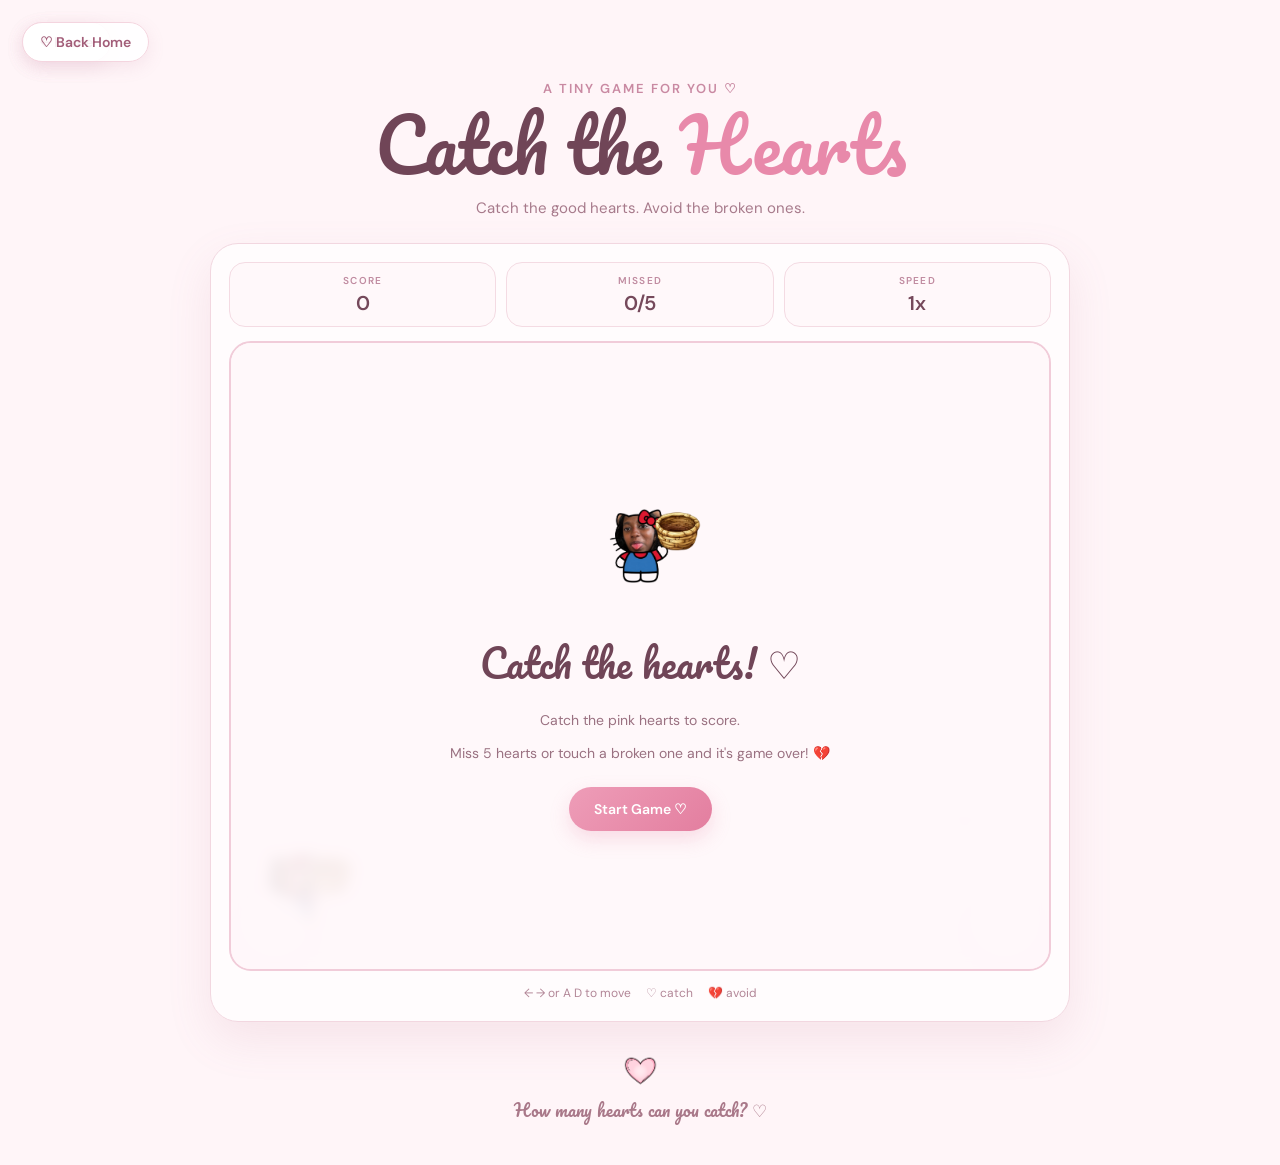
<file: pages/game.html>
<!DOCTYPE html>
<html lang="en">

<head>

    <meta charset="UTF-8">

    <meta
        name="viewport"
        content="width=device-width, initial-scale=1.0"
    >

    <title>Catch the Hearts ♡</title>

    <link
        rel="preconnect"
        href="https://fonts.googleapis.com"
    >

    <link
        rel="preconnect"
        href="https://fonts.googleapis.com"
        crossorigin
    >

    <link
        href="https://fonts.googleapis.com/css2?family=DM+Sans:wght@400;500;600&family=Pacifico&display=swap"
        rel="stylesheet"
    >

    <link
        rel="stylesheet"
        href="../css/game.css"
    >

</head>


<body class="game-page">


    <!-- TOP HOME BUTTON -->

    <a
        href="../index.html"
        class="game-home-button"
    >
        ← Home
    </a>


    <!-- HEADER -->

    <header class="game-header">

        <p class="game-eyebrow">
            a tiny game for you ♡
        </p>

        <h1>
            Catch the
            <span>Hearts</span>
        </h1>

        <p class="game-subtitle">
            Catch the good hearts. Avoid the broken ones.
        </p>

    </header>


    <!-- MAIN GAME -->

    <main class="game-wrapper">

        <section class="game-container">


            <!-- GAME STATS -->

            <div class="game-stats">

                <div class="stat">

                    <span class="stat-label">
                        SCORE
                    </span>

                    <span
                        class="stat-value"
                        id="score"
                    >
                        0
                    </span>

                </div>


                <div class="stat">

                    <span class="stat-label">
                        MISSED
                    </span>

                    <span
                        class="stat-value"
                        id="missed"
                    >
                        0/5
                    </span>

                </div>


                <div class="stat">

                    <span class="stat-label">
                        SPEED
                    </span>

                    <span
                        class="stat-value"
                        id="speed"
                    >
                        1x
                    </span>

                </div>

            </div>


            <!-- GAME FIELD -->

            <div
                class="game-field"
                id="gameField"
            >


                <!-- START SCREEN -->

                <div
                    class="game-screen start-screen"
                    id="startScreen"
                >

                    <img
                        src="../assets/game/NysaHelloKittyFusionPlayer.png"
                        class="start-player"
                        alt="Player"
                    >

                    <h2>
                        Catch the hearts! ♡
                    </h2>

                    <p>
                        Catch the pink hearts to score.
                    </p>

                    <p>
                        Miss 5 hearts or touch a broken one
                        and it's game over! 💔
                    </p>

                    <button
                        class="game-button"
                        id="startButton"
                        type="button"
                    >
                        Start Game ♡
                    </button>

                </div>


                <!-- GAME OVER SCREEN -->

                <div
                    class="game-screen game-over-screen hidden"
                    id="gameOverScreen"
                >

                    <div class="game-over-heart">
                        💔
                    </div>

                    <h2>
                        Game Over
                    </h2>

                    <p class="final-score-text">
                        You caught
                        <span id="finalScore">0</span>
                        hearts ♡
                    </p>

                    <p class="final-missed-text">
                        You missed
                        <span id="finalMissed">0</span>
                        hearts.
                    </p>

                    <p
                        class="game-message"
                        id="gameMessage"
                    >
                        Nice try ♡
                    </p>

                    <button
                        class="game-button"
                        id="restartButton"
                        type="button"
                    >
                        Try Again ♡
                    </button>

                </div>


                <!-- PLAYER -->

                <img
                    src="../assets/game/NysaHelloKittyFusionPlayer.png"
                    class="game-player"
                    id="player"
                    alt="Player"
                >


                <!-- MOBILE CONTROLS -->

                <div class="mobile-controls">

                    <button
                        class="control-button"
                        id="leftButton"
                        type="button"
                    >
                        ←
                    </button>

                    <button
                        class="control-button"
                        id="rightButton"
                        type="button"
                    >
                        →
                    </button>

                </div>


            </div>


            <!-- GAME INSTRUCTIONS -->

            <div class="game-instructions">

                <span>
                    ← → or A D to move
                </span>

                <span>
                    ♡ catch
                </span>

                <span>
                    💔 avoid
                </span>

            </div>


        </section>


        <!-- BOTTOM MESSAGE -->

        <section class="game-bottom">

            <img
                src="../assets/icons/PinkHeart2.png"
                alt=""
            >

            <p>
                How many hearts can you catch? ♡
            </p>

        </section>


        <!-- BOTTOM HOME BUTTON -->

        <a
            href="../index.html"
            class="game-home-button"
        >
            ♡ Back Home
        </a>


    </main>


    <!-- JAVASCRIPT -->

    <script src="../js/game.js"></script>


</body>

</html>
</file>
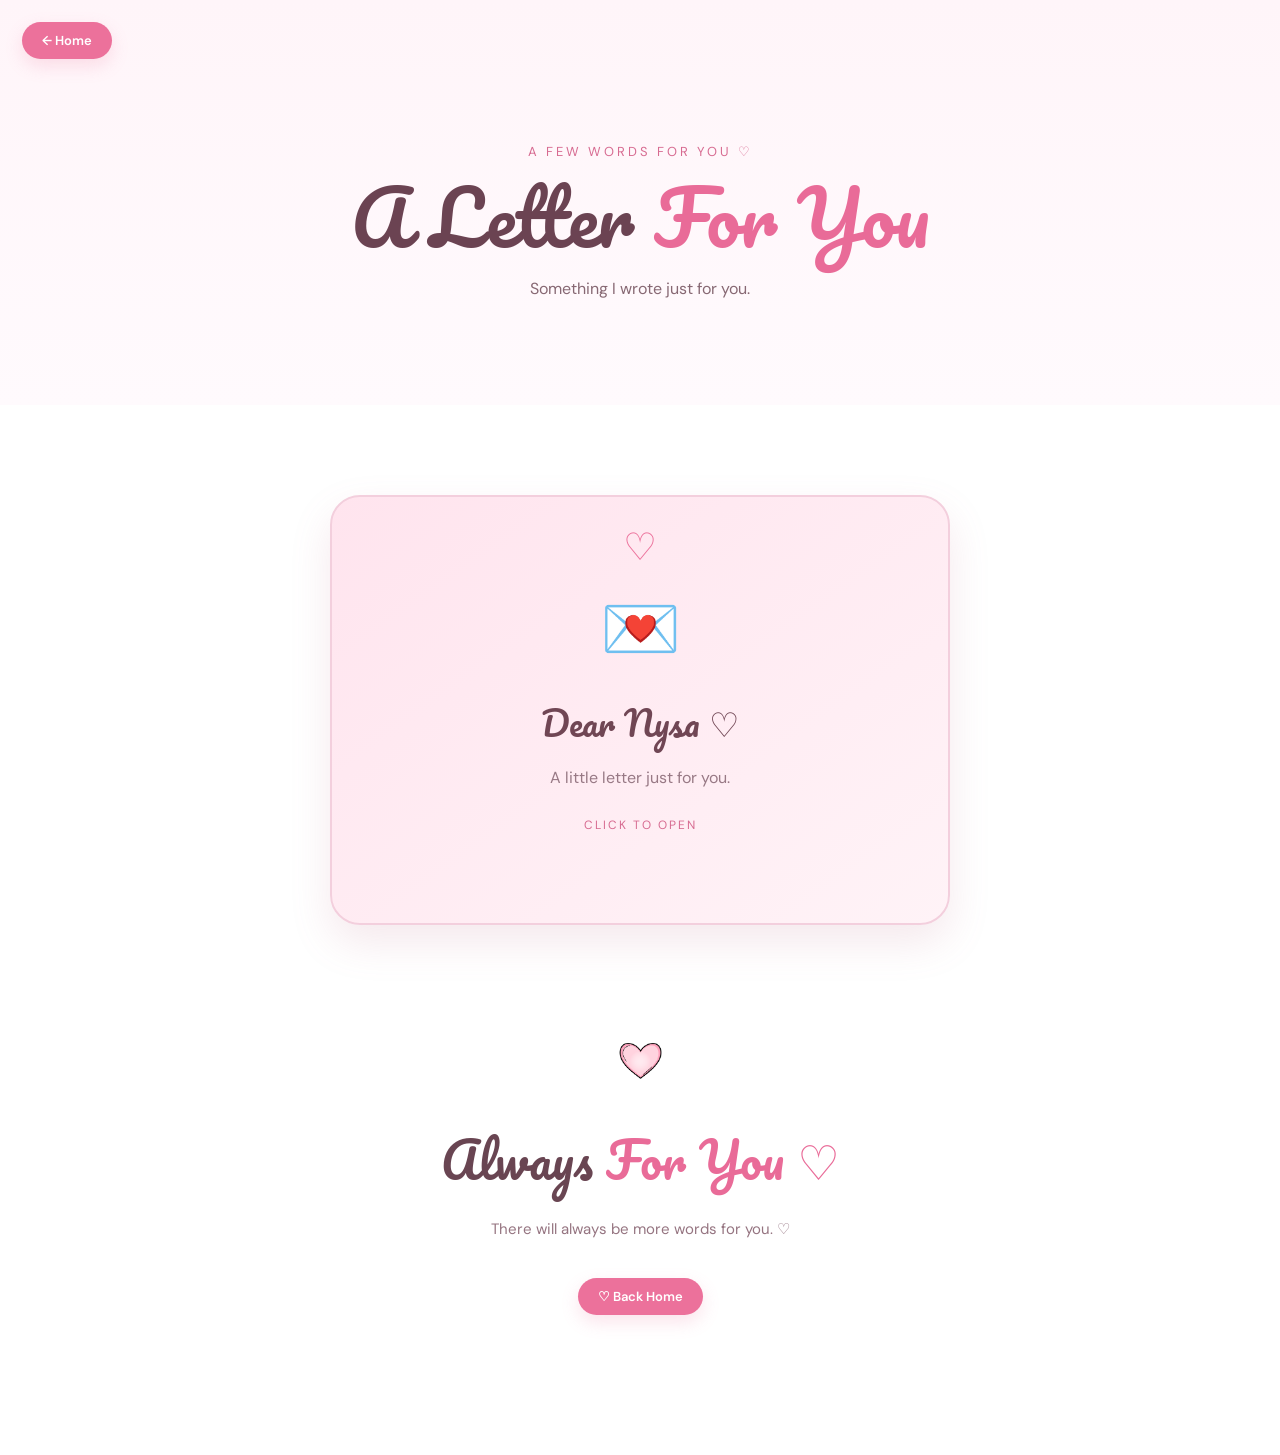
<file: pages/letters.html>
<!DOCTYPE html>
<html lang="en">

<head>

    <meta charset="UTF-8">

    <meta
        name="viewport"
        content="width=device-width, initial-scale=1.0"
    >

    <title>A Letter For You ♡</title>


    <!-- GOOGLE FONTS -->

    <link
        rel="preconnect"
        href="https://fonts.googleapis.com"
    >

    <link
        rel="preconnect"
        href="https://fonts.googleapis.com"
        crossorigin
    >

    <link
        href="https://fonts.googleapis.com/css2?family=DM+Sans:wght@400;500;600&family=Pacifico&display=swap"
        rel="stylesheet"
    >


    <!-- LETTER CSS -->

    <link
        rel="stylesheet"
        href="../css/letter.css"
    >

</head>


<body>


    <!-- TOP HOME BUTTON -->

    <nav class="letter-nav">

        <a
            href="../index.html"
            class="letter-home-button"
        >
            ← Home
        </a>

    </nav>


    <!-- HEADER -->

    <header class="letter-hero">

        <p class="eyebrow">
            a few words for you ♡
        </p>

        <h1>
            A Letter
            <span>For You</span>
        </h1>

        <p class="letter-subtitle">
            Something I wrote just for you.
        </p>

    </header>


    <!-- LETTER -->

    <main class="letters-section">

        <div class="letters-grid">


            <article class="letter-card">


                <!-- ENVELOPE -->

                <button
                    class="letter-envelope"
                    type="button"
                    onclick="openLetter(this)"
                >

                    <div class="envelope-body">

                        <span class="envelope-icon">
                            💌
                        </span>

                        <h2>
                            Dear Nysa ♡
                        </h2>

                        <p>
                            A little letter just for you.
                        </p>

                        <span class="open-text">
                            Click to open
                        </span>

                    </div>

                </button>


                <!-- LETTER CONTENT -->

                <div class="letter-content">

                    <div class="letter-paper">

                        <h2>
                            Dear Nysa,
                        </h2>


                        <p>
                                Over this past month I’ve grown so close to you. 
                            Closer than I have with anyone else in my entire life. 
                            I just wanted to make this little website to show how 
                            much I really love you and how much you mean to me. 
                            I know I don’t show it enough but you literally mean 
                            the whole world to me and these days at work all I ever 
                            think about is finishing and going home to talk to you. 
                            I miss you sosososo much and I really want this 
                            relationship to work, and I KNOW it will. I really 
                            wanted to give this to you when you were down in the 
                            depths after your Miss Teenage Canada thing but 
                            I wasn’t finished with the game, SORREYY. 

                        </p>


                        <p>
                                Before I met you I was actually lost in life because I felt 
                            like nothing was going my way at all. My grades dropped, 
                            my badminton was deterring and my ex just friend zoned me as 
                            well. But then you came along and like my entire life 
                            literally changed. I couldn't thank you enough for that
                            and you truly came to pull me out of probably my lowest in years. 
                        </p>
                        


                        <p>
                                I think one of my favorite things about you are the little things you do without realizing. You're always so kind and nice even to people who might not deserve it that much. You match my energy and check in on me from time to time. It really makes me feel seen and loved. The way you speak also made me fall even harder for you. The times when you sound like a little cute ball to the sugar rush baby is all perfect in my eyes. So thank you, for just being yourself always. 

                        </p>


                        <p>
                                I don’t just love you because you're my girlfriend. I genuinely admire you as a person, and I try every day to even be a fraction as good as you. There are just so many things that you do that makes me proud to be your boyfriend. 

                        </p>


                        <p>
                                I can’t promise I’ll always be perfect or say the right things at every moment. But what I can promise is that I’ll always be trying for you. I’ll keep learning how to love you the best I can because you're worth all the effort. But most of all. Thank you, thank you for choosing me. Thank you for spending your time with me, making me laugh, making me smile, and letting me be a part of your life. I hope you love this surprise and I hope we have many more memories to make in the future. 

                        </p>


                        <p class="letter-signature">
                            - Love RayRay
                        </p>


                        <button
                            class="close-letter-button"
                            type="button"
                            onclick="closeLetter(this)"
                        >
                            Close Letter ♡
                        </button>

                    </div>

                </div>


            </article>


        </div>


        <!-- BOTTOM MESSAGE -->

        <section class="letters-ending">

            <img
                src="../assets/icons/PinkHeart2.png"
                alt=""
            >

            <h2>
                Always
                <span>For You ♡</span>
            </h2>

            <p>
                There will always be more words for you. ♡
            </p>

        </section>


        <!-- BOTTOM HOME BUTTON -->

        <div
            style="
                display: flex;
                justify-content: center;
                margin-top: 35px;
                margin-bottom: 30px;
            "
        >

            <a
                href="../index.html"
                class="letter-home-button"
            >
                ♡ Back Home
            </a>

        </div>


    </main>


    <!-- LETTER JAVASCRIPT -->

    <script>

        function openLetter(button) {

            const card =
                button.closest(".letter-card");

            if (!card) {
                return;
            }

            card.classList.add("opened");

        }


        function closeLetter(button) {

            const card =
                button.closest(".letter-card");

            if (!card) {
                return;
            }

            card.classList.remove("opened");

        }

    </script>


</body>

</html>
</file>
<file: css/game.css>
/* =========================================
   GAME PAGE
========================================= */

* {
    box-sizing: border-box;
}

html,
body {
    margin: 0;
    padding: 0;
    width: 100%;
    min-height: 100%;
}

body {
    font-family: "DM Sans", sans-serif;
    background: #fff5f8;
    color: #5f4050;
}


/* =========================================
   HOME BUTTON
========================================= */

.game-home-button {
    position: fixed;
    top: 22px;
    left: 22px;
    z-index: 100;

    display: inline-flex;
    align-items: center;
    justify-content: center;

    padding: 10px 17px;

    background: rgba(255, 255, 255, 0.9);

    border: 1px solid #f4d5df;
    border-radius: 999px;

    color: #a25d78;
    text-decoration: none;

    font-size: 14px;
    font-weight: 600;

    box-shadow:
        0 5px 18px rgba(180, 110, 140, 0.12);

    transition:
        transform 0.2s ease,
        box-shadow 0.2s ease;
}

.game-home-button:hover {
    transform: translateY(-2px);

    box-shadow:
        0 8px 22px rgba(180, 110, 140, 0.18);
}


/* =========================================
   HEADER
========================================= */

.game-header {
    text-align: center;

    padding: 80px 20px 25px;
}

.game-eyebrow {
    margin: 0 0 8px;

    color: #c989a2;

    font-size: 13px;
    font-weight: 600;

    letter-spacing: 2px;
    text-transform: uppercase;
}

.game-header h1 {
    margin: 0;

    color: #704557;

    font-family: "Pacifico", cursive;

    font-size: clamp(42px, 7vw, 72px);
    font-weight: 400;

    line-height: 1.1;
}

.game-header h1 span {
    color: #e889aa;
}

.game-subtitle {
    margin: 14px auto 0;

    max-width: 500px;

    color: #a77a8b;

    font-size: 15px;
}


/* =========================================
   MAIN WRAPPER
========================================= */

.game-wrapper {
    width: 100%;
    max-width: 900px;

    margin: 0 auto;

    padding:
        0 20px
        30px;
}


/* =========================================
   GAME CONTAINER
========================================= */

.game-container {
    width: 100%;

    background: rgba(255, 255, 255, 0.72);

    border: 1px solid #f2d7e0;

    border-radius: 28px;

    padding: 18px;

    box-shadow:
        0 18px 45px rgba(179, 104, 132, 0.12);
}


/* =========================================
   STATS
========================================= */

.game-stats {
    display: grid;

    grid-template-columns:
        repeat(3, 1fr);

    gap: 10px;

    margin-bottom: 14px;
}

.stat {
    display: flex;

    flex-direction: column;

    align-items: center;
    justify-content: center;

    min-height: 65px;

    padding: 8px;

    background: #fff8fa;

    border: 1px solid #f4dbe3;

    border-radius: 16px;
}

.stat-label {
    margin-bottom: 3px;

    color: #c08ba0;

    font-size: 10px;
    font-weight: 600;

    letter-spacing: 1.2px;
}

.stat-value {
    color: #75495b;

    font-size: 20px;
    font-weight: 600;

    transition:
        transform 0.2s ease;
}

.missed-warning {
    animation:
        missedFlash 0.35s ease;
}

@keyframes missedFlash {

    0% {
        transform: scale(1);
    }

    50% {
        transform: scale(1.25);
    }

    100% {
        transform: scale(1);
    }

}


/* =========================================
   GAME FIELD
========================================= */

.game-field {
    position: relative;

    width: 100%;

    /*
        Desktop height.
    */

    height: min(650px, 70vh);

    min-height: 480px;

    overflow: hidden;

    background:
        linear-gradient(
            180deg,
            #fff8fa 0%,
            #fff0f5 100%
        );

    border: 2px solid #f1ccd9;

    border-radius: 22px;

    touch-action: none;
}


/*
    Decorative background hearts.
*/

.game-field::before,
.game-field::after {
    position: absolute;

    pointer-events: none;

    color: rgba(231, 139, 169, 0.10);

    font-size: 100px;

    content: "♡";
}

.game-field::before {
    top: 30px;
    left: 30px;
}

.game-field::after {
    right: 25px;
    bottom: 100px;

    font-size: 130px;
}


/* =========================================
   PLAYER
========================================= */

.game-player {
    position: absolute;

    bottom: 18px;

    left: 50%;

    /* CHANGED: 90px → 125px */

    width: 125px;
    height: 125px;

    object-fit: contain;

    transform:
        translateX(-50%);

    z-index: 20;

    user-select: none;

    pointer-events: none;
}


/* =========================================
   FALLING HEARTS
========================================= */

.falling-heart {
    position: absolute;

    width: 52px;
    height: 52px;

    object-fit: contain;

    z-index: 10;

    user-select: none;

    pointer-events: none;

    will-change: top;
}


/* =========================================
   START / GAME OVER SCREENS
========================================= */

.game-screen {
    position: absolute;

    inset: 0;

    z-index: 50;

    display: flex;

    flex-direction: column;

    align-items: center;
    justify-content: center;

    padding: 25px;

    text-align: center;

    background:
        rgba(255, 248, 250, 0.94);

    backdrop-filter:
        blur(7px);
}

.game-screen.hidden {
    display: none;
}


/* =========================================
   START PLAYER
========================================= */

.start-player {
    /* CHANGED: 110px → 130px */

    width: 130px;
    height: 130px;

    object-fit: contain;

    margin-bottom: 10px;

    animation:
        playerFloat 2.5s ease-in-out infinite;
}

@keyframes playerFloat {

    0%,
    100% {
        transform:
            translateY(0);
    }

    50% {
        transform:
            translateY(-8px);
    }

}


/* =========================================
   SCREEN TEXT
========================================= */

.game-screen h2 {
    margin: 8px 0;

    color: #704557;

    font-family: "Pacifico", cursive;

    font-size: clamp(26px, 5vw, 38px);

    font-weight: 400;
}

.game-screen p {
    max-width: 430px;

    margin: 5px 0;

    color: #9a7181;

    font-size: 14px;

    line-height: 1.6;
}


/* =========================================
   GAME OVER
========================================= */

.game-over-heart {
    margin-bottom: 4px;

    font-size: 55px;

    animation:
        gameOverBounce 1.2s ease-in-out infinite;
}

@keyframes gameOverBounce {

    0%,
    100% {
        transform:
            translateY(0);
    }

    50% {
        transform:
            translateY(-7px);
    }

}

.final-score-text span,
.final-missed-text span {
    color: #e47d9f;

    font-weight: 600;
}

.game-message {
    margin-top: 10px !important;

    color: #d66e93 !important;

    font-weight: 600;
}


/* =========================================
   BUTTON
========================================= */

.game-button {
    margin-top: 18px;

    padding: 13px 25px;

    border: none;

    border-radius: 999px;

    background:
        linear-gradient(
            135deg,
            #ee9db8,
            #e37e9f
        );

    color: white;

    font-family: "DM Sans", sans-serif;

    font-size: 14px;
    font-weight: 600;

    cursor: pointer;

    box-shadow:
        0 8px 20px rgba(221, 112, 149, 0.22);

    transition:
        transform 0.2s ease,
        box-shadow 0.2s ease;
}

.game-button:hover {
    transform:
        translateY(-2px);

    box-shadow:
        0 11px 25px rgba(221, 112, 149, 0.30);
}

.game-button:active {
    transform:
        scale(0.96);
}


/* =========================================
   MOBILE CONTROLS
========================================= */

.mobile-controls {
    position: absolute;

    left: 0;
    right: 0;

    bottom: 12px;

    z-index: 30;

    display: flex;

    justify-content: space-between;

    padding:
        0 12px;

    pointer-events: none;
}

.control-button {
    width: 64px;
    height: 64px;

    border: 1px solid #f0cbd8;

    border-radius: 50%;

    background:
        rgba(255, 255, 255, 0.88);

    color: #d97899;

    font-size: 30px;
    font-weight: 500;

    box-shadow:
        0 5px 15px rgba(190, 105, 137, 0.14);

    cursor: pointer;

    pointer-events: auto;

    touch-action: none;

    user-select: none;

    -webkit-user-select: none;

    -webkit-tap-highlight-color:
        transparent;
}

.control-button:active {
    transform:
        scale(0.90);

    background:
        #fff0f5;
}


/* =========================================
   EFFECTS
========================================= */

.catch-effect {
    position: absolute;

    z-index: 40;

    color: #df779a;

    font-size: 18px;
    font-weight: 600;

    pointer-events: none;

    animation:
        catchFloat 0.7s ease-out
        forwards;
}

@keyframes catchFloat {

    0% {
        opacity: 1;

        transform:
            translateY(0)
            scale(1);
    }

    100% {
        opacity: 0;

        transform:
            translateY(-45px)
            scale(1.15);
    }

}


.hit-effect {
    position: absolute;

    z-index: 60;

    font-size: 50px;

    pointer-events: none;

    animation:
        hitEffect 0.6s ease-out
        forwards;
}

@keyframes hitEffect {

    0% {
        opacity: 1;

        transform:
            scale(0.7);
    }

    50% {
        opacity: 1;

        transform:
            scale(1.3);
    }

    100% {
        opacity: 0;

        transform:
            scale(1.5);
    }

}


/* =========================================
   INSTRUCTIONS
========================================= */

.game-instructions {
    display: flex;

    justify-content: center;

    flex-wrap: wrap;

    gap: 15px;

    padding: 14px 5px 2px;

    color: #b28697;

    font-size: 12px;
}

.game-instructions span {
    white-space: nowrap;
}


/* =========================================
   BOTTOM MESSAGE
========================================= */

.game-bottom {
    display: flex;

    flex-direction: column;

    align-items: center;

    text-align: center;

    padding:
        30px 20px 10px;
}

.game-bottom img {
    width: 38px;
    height: 38px;

    object-fit: contain;

    margin-bottom: 5px;
}

.game-bottom p {
    margin: 0;

    color: #a97889;

    font-family: "Pacifico", cursive;

    font-size: 17px;
}


/* =========================================
   TABLET
========================================= */

@media (max-width: 700px) {

    .game-home-button {
        top: 12px;
        left: 12px;

        padding:
            8px 13px;

        font-size: 13px;
    }


    .game-header {
        padding:
            65px 15px 18px;
    }


    .game-header h1 {
        font-size:
            clamp(
                38px,
                12vw,
                55px
            );
    }


    .game-subtitle {
        font-size: 13px;
    }


    .game-wrapper {
        padding:
            0 10px 20px;
    }


    .game-container {
        padding: 10px;

        border-radius: 20px;
    }


    .game-field {
        height:
            min(
                650px,
                72vh
            );

        min-height: 450px;

        border-radius: 18px;
    }


    .game-player {
        /* CHANGED: 100px → 110px */

        width: 110px;
        height: 110px;

        bottom: 13px;
    }


    .falling-heart {
        width: 48px;
        height: 48px;
    }


    .mobile-controls {
        bottom: 9px;

        padding:
            0 8px;
    }


    .control-button {
        width: 60px;
        height: 60px;

        font-size: 27px;
    }

}


/* =========================================
   PHONE
========================================= */

@media (max-width: 480px) {

    body {
        overflow-x: hidden;
    }


    .game-header {
        padding-top: 62px;

        padding-left: 12px;
        padding-right: 12px;
    }


    .game-eyebrow {
        font-size: 10px;

        letter-spacing: 1.5px;
    }


    .game-header h1 {
        font-size: 39px;
    }


    .game-subtitle {
        font-size: 12px;

        line-height: 1.5;
    }


    .game-wrapper {
        padding:
            0 7px 15px;
    }


    .game-container {
        padding: 8px;

        border-radius: 18px;
    }


    .game-stats {
        gap: 6px;

        margin-bottom: 8px;
    }


    .stat {
        min-height: 53px;

        padding: 5px;

        border-radius: 12px;
    }


    .stat-label {
        font-size: 8px;

        letter-spacing: 0.8px;
    }


    .stat-value {
        font-size: 16px;
    }


    .game-field {
        /*
            Make the field taller on phones
            so there is enough room to play.
        */

        height:
            calc(
                100svh - 235px
            );

        min-height: 420px;

        max-height: 650px;

        border-radius: 16px;
    }


    .game-player {
        width: 100px;
        height: 100px;

        bottom: 10px;
    }


    .falling-heart {
        width: 46px;
        height: 46px;
    }


    .mobile-controls {
        bottom: 7px;

        padding:
            0 6px;
    }


    .control-button {
        width: 58px;
        height: 58px;

        font-size: 26px;
    }


    .game-instructions {
        gap: 7px 12px;

        padding-top: 10px;

        font-size: 10px;
    }


    .start-player {
        width: 95px;
        height: 95px;
    }


    .game-screen {
        padding: 18px;
    }


    .game-screen h2 {
        font-size: 27px;
    }


    .game-screen p {
        font-size: 12px;

        line-height: 1.5;
    }


    .game-button {
        margin-top: 14px;

        padding:
            12px 20px;

        font-size: 13px;
    }


    .game-over-heart {
        font-size: 45px;
    }


    .game-bottom {
        padding-top: 20px;
    }


    .game-bottom p {
        font-size: 15px;
    }

}


/* =========================================
   VERY SMALL PHONES
========================================= */

@media (max-width: 360px) {

    .game-header h1 {
        font-size: 34px;
    }


    .game-field {
        height:
            calc(
                100svh - 220px
            );

        min-height: 390px;
    }


    .game-player {
        /* CHANGED: 62px → 84px */

        width: 84px;
        height: 84px;
    }


    .falling-heart {
        width: 42px;
        height: 42px;
    }


    .control-button {
        width: 52px;
        height: 52px;

        font-size: 23px;
    }


    .stat-value {
        font-size: 15px;
    }

}


/* =========================================
   LANDSCAPE PHONE
========================================= */

@media (
    max-height: 600px
) and (
    orientation: landscape
) {

    .game-header {
        padding:
            18px 15px 10px;
    }


    .game-header h1 {
        font-size: 34px;
    }


    .game-subtitle {
        display: none;
    }


    .game-wrapper {
        padding-bottom: 10px;
    }


    .game-field {
        height:
            calc(
                100svh - 150px
            );

        min-height: 330px;
    }


    .game-player {
        /* CHANGED: 60px → 84px */

        width: 84px;
        height: 84px;

        bottom: 8px;
    }


    .falling-heart {
        width: 43px;
        height: 43px;
    }


    .mobile-controls {
        bottom: 6px;
    }


    .control-button {
        width: 50px;
        height: 50px;

        font-size: 22px;
    }


    .game-instructions {
        display: none;
    }

}


/* =========================================
   REDUCE MOTION
========================================= */

@media (
    prefers-reduced-motion: reduce
) {

    *,
    *::before,
    *::after {
        animation-duration: 0.01ms !important;

        animation-iteration-count: 1 !important;

        scroll-behavior: auto !important;
    }

}
</file>
<file: css/letter.css>
/* =========================================
   LETTER PAGE — RESET
========================================= */

* {
    margin: 0;
    padding: 0;
    box-sizing: border-box;
}

html {
    scroll-behavior: smooth;
}

body {
    font-family: 'DM Sans', sans-serif;
    background: #fff8fb;
    color: #5a3d48;
    overflow-x: hidden;
}

img {
    max-width: 100%;
}


/* =========================================
   HOME BUTTON
========================================= */

.letter-nav {
    position: absolute;
    top: 22px;
    left: 22px;
    z-index: 100;
}

.letter-home-button {
    display: inline-flex;
    align-items: center;
    justify-content: center;

    text-decoration: none;

    background: #ec719b;
    color: white;

    padding: 10px 20px;

    border-radius: 50px;

    font-size: 13px;
    font-weight: 600;

    box-shadow:
        0 7px 18px rgba(236, 113, 155, 0.2);

    transition: 0.2s ease;
}

.letter-home-button:hover {
    transform: translateY(-3px);

    box-shadow:
        0 12px 24px rgba(236, 113, 155, 0.28);
}


/* =========================================
   LETTER HERO
========================================= */

.letter-hero {
    min-height: 45vh;

    display: flex;
    flex-direction: column;

    justify-content: center;
    align-items: center;

    text-align: center;

    padding: 100px 20px 60px;

    position: relative;

    background:
        linear-gradient(
            180deg,
            #fff5f9 0%,
            #fffafd 100%
        );

    overflow: hidden;
}

.letter-hero .eyebrow {
    font-size: 13px;

    letter-spacing: 3px;

    text-transform: uppercase;

    color: #d76b91;

    margin-bottom: 15px;
}

.letter-hero h1 {
    font-family: 'Pacifico', cursive;

    font-size: clamp(48px, 7vw, 75px);

    font-weight: 400;

    line-height: 1.1;

    color: #6b4352;
}

.letter-hero h1 span {
    color: #e96b98;
}

.letter-subtitle {
    max-width: 550px;

    margin-top: 18px;

    font-size: 16px;

    line-height: 1.7;

    color: #876873;
}


/* =========================================
   HERO DECORATIONS
========================================= */

.letter-flower-left {
    position: absolute;

    width: 60px;
    height: 60px;

    left: 4%;
    top: 25%;

    object-fit: contain;

    opacity: 0.55;

    transform: rotate(-18deg);

    pointer-events: none;
}

.letter-bow-right {
    position: absolute;

    width: 70px;
    height: 70px;

    right: 4%;
    top: 20%;

    object-fit: contain;

    opacity: 0.55;

    transform: rotate(15deg);

    pointer-events: none;
}

.letter-heart-left {
    position: absolute;

    width: 38px;
    height: 38px;

    left: 12%;
    bottom: 15%;

    object-fit: contain;

    opacity: 0.5;

    transform: rotate(-12deg);

    pointer-events: none;
}


/* =========================================
   LETTER SECTION
========================================= */

.letters-section {
    width: 100%;

    padding: 90px 20px 110px;

    background: white;

    text-align: center;

    position: relative;

    overflow: hidden;
}


/* =========================================
   LETTER CONTAINER
========================================= */

.letters-grid {
    width: 100%;

    max-width: 620px;

    margin: 0 auto;

    display: flex;

    justify-content: center;
    align-items: center;
}


/* =========================================
   LETTER CARD
========================================= */

.letter-card {
    width: 100%;

    max-width: 620px;

    min-height: 430px;

    position: relative;
}


/* =========================================
   ENVELOPE BUTTON
========================================= */

.letter-envelope {
    width: 100%;

    height: 430px;

    border: none;

    padding: 0;

    cursor: pointer;

    font-family: 'DM Sans', sans-serif;

    position: relative;

    background: transparent;

    display: block;

    transition:
        transform 0.3s ease;
}

.letter-envelope:hover {
    transform: translateY(-8px);
}


/* =========================================
   ENVELOPE BODY
========================================= */

.envelope-body {
    width: 100%;
    height: 100%;

    position: absolute;

    inset: 0;

    border-radius: 30px;

    background:
        linear-gradient(
            145deg,
            #ffe4ee,
            #fff3f7
        );

    border: 2px solid #f3cfdd;

    box-shadow:
        0 18px 40px rgba(
            190,
            105,
            135,
            0.15
        );

    display: flex;

    flex-direction: column;

    justify-content: center;

    align-items: center;

    padding: 40px;

    text-align: center;

    overflow: hidden;
}


/* =========================================
   NO TRIANGLE
========================================= */

/*
   The old envelope triangle has been
   completely removed.
*/


/* =========================================
   ENVELOPE HEART
========================================= */

.envelope-body::before {
    content: "♡";

    position: absolute;

    top: 25px;

    left: 50%;

    transform: translateX(-50%);

    color: #ec719b;

    font-size: 38px;

    z-index: 3;

    pointer-events: none;
}


/* =========================================
   ENVELOPE ICON
========================================= */

.envelope-icon {
    font-size: 65px;

    margin-bottom: 22px;

    display: block;

    position: relative;

    z-index: 5;

    transition:
        transform 0.3s ease;
}

.letter-envelope:hover .envelope-icon {
    transform:
        scale(1.12)
        rotate(-5deg);
}


/* =========================================
   ENVELOPE TITLE
========================================= */

.envelope-body h2 {
    font-family: 'Pacifico', cursive;

    font-size: 34px;

    font-weight: 400;

    color: #704654;

    margin-bottom: 12px;

    position: relative;

    z-index: 5;
}


/* =========================================
   ENVELOPE DESCRIPTION
========================================= */

.envelope-body p {
    max-width: 400px;

    font-size: 16px;

    line-height: 1.7;

    color: #987985;

    position: relative;

    z-index: 5;
}


/* =========================================
   OPEN TEXT
========================================= */

.open-text {
    margin-top: 25px;

    font-size: 12px;

    letter-spacing: 2px;

    text-transform: uppercase;

    color: #d76b91;

    position: relative;

    z-index: 5;
}


/* =========================================
   LETTER CONTENT
========================================= */

.letter-content {
    position: absolute;

    inset: 0;

    width: 100%;
    height: 100%;

    opacity: 0;

    visibility: hidden;

    pointer-events: none;

    transform:
        translateY(25px)
        scale(0.94);

    transition:
        opacity 0.45s ease,
        transform 0.45s ease,
        visibility 0.45s ease;

    z-index: 20;
}


/* =========================================
   OPENED
========================================= */

.letter-card.opened .letter-content {
    opacity: 1;

    visibility: visible;

    pointer-events: auto;

    transform:
        translateY(0)
        scale(1);
}

.letter-card.opened .letter-envelope {
    opacity: 0;

    pointer-events: none;

    transform: scale(0.9);
}


/* =========================================
   LETTER PAPER
========================================= */

.letter-paper {
    width: 100%;
    height: 100%;

    min-height: 430px;

    background:
        linear-gradient(
            145deg,
            #fffdfd,
            #fff7fa
        );

    border: 1px solid #f0d7e0;

    border-radius: 25px;

    box-shadow:
        0 18px 40px rgba(
            100,
            50,
            70,
            0.12
        );

    padding: 45px 50px 35px;

    text-align: left;

    position: relative;

    overflow-y: auto;
}


/* =========================================
   LETTER PAPER DECORATION
========================================= */

.letter-paper::before {
    content: "♡";

    position: absolute;

    top: 20px;
    right: 25px;

    font-size: 32px;

    color: #ed719b;

    opacity: 0.5;

    pointer-events: none;
}


/* =========================================
   LETTER TITLE
========================================= */

.letter-paper h2 {
    font-family: 'Pacifico', cursive;

    font-size: 32px;

    font-weight: 400;

    color: #704654;

    margin-bottom: 25px;
}


/* =========================================
   LETTER TEXT
========================================= */

.letter-paper p {
    font-size: 16px;

    line-height: 1.9;

    color: #806572;

    margin-bottom: 18px;
}


/* =========================================
   SIGNATURE
========================================= */

.letter-signature {
    font-family: 'Pacifico', cursive !important;

    color: #e36a95 !important;

    font-size: 21px !important;

    text-align: right;

    margin-top: 25px;

    margin-bottom: 10px !important;
}


/* =========================================
   HEART BESIDE RAYRAY
========================================= */

.signature-heart {
    display: inline-block;

    margin-left: 6px;

    color: #e96b98;

    font-size: 24px;

    animation:
        heartbeat 2.2s ease-in-out infinite;
}


/* =========================================
   CLOSE BUTTON
========================================= */

.close-letter-button {
    display: block;

    margin: 20px auto 0;

    border: none;

    background: #ec719b;

    color: white;

    padding: 11px 22px;

    border-radius: 50px;

    font-family: 'DM Sans', sans-serif;

    font-size: 12px;

    font-weight: 600;

    cursor: pointer;

    transition:
        transform 0.2s ease,
        box-shadow 0.2s ease;
}

.close-letter-button:hover {
    transform: translateY(-2px);

    box-shadow:
        0 8px 18px rgba(
            236,
            113,
            155,
            0.25
        );
}


/* =========================================
   ENDING
========================================= */

.letters-ending {
    max-width: 650px;

    margin: 110px auto 0;

    text-align: center;
}

.letters-ending img {
    width: 52px;
    height: 52px;

    object-fit: contain;

    margin-bottom: 25px;

    animation:
        heartbeat 2.2s ease-in-out infinite;
}

.letters-ending h2 {
    font-family: 'Pacifico', cursive;

    font-size: clamp(
        32px,
        5vw,
        48px
    );

    font-weight: 400;

    color: #694552;

    margin-bottom: 15px;
}

.letters-ending h2 span {
    color: #e96b98;
}

.letters-ending p {
    color: #957480;

    font-size: 15px;

    line-height: 1.7;
}


/* =========================================
   HEARTBEAT
========================================= */

@keyframes heartbeat {

    0% {
        transform: scale(1);
    }

    50% {
        transform: scale(1.08);
    }

    100% {
        transform: scale(1);
    }

}


/* =========================================
   TABLET
========================================= */

@media (max-width: 700px) {

    .letter-hero {
        min-height: 43vh;

        padding:
            90px
            20px
            55px;
    }

    .letter-hero h1 {
        font-size: 48px;
    }

    .letters-section {
        padding:
            70px
            18px
            90px;
    }

    .letter-card {
        max-width: 560px;

        min-height: 400px;
    }

    .letter-envelope {
        height: 400px;
    }

    .letter-paper {
        min-height: 400px;

        padding:
            40px
            35px
            30px;
    }

    .letter-flower-left {
        width: 48px;
        height: 48px;
    }

    .letter-bow-right {
        width: 55px;
        height: 55px;
    }

    .letter-heart-left {
        width: 30px;
        height: 30px;
    }
}


/* =========================================
   PHONE
========================================= */

@media (max-width: 500px) {

    .letter-nav {
        top: 15px;
        left: 15px;
    }

    .letter-home-button {
        padding: 9px 16px;

        font-size: 12px;
    }

    .letter-hero {
        min-height: 42vh;

        padding:
            85px
            18px
            50px;
    }

    .letter-hero h1 {
        font-size: 42px;
    }

    .letter-subtitle {
        font-size: 14px;

        max-width: 320px;
    }

    .letters-section {
        padding:
            60px
            14px
            80px;
    }

    .letter-card {
        width: 100%;

        min-height: 380px;
    }

    .letter-envelope {
        width: 100%;

        height: 380px;
    }

    .envelope-body {
        padding:
            45px
            20px
            30px;
    }

    .envelope-body::before {
        top: 20px;

        font-size: 32px;
    }

    .envelope-icon {
        font-size: 55px;

        margin-bottom: 18px;
    }

    .envelope-body h2 {
        font-size: 28px;
    }

    .envelope-body p {
        font-size: 14px;

        max-width: 290px;
    }

    .letter-paper {
        min-height: 380px;

        padding:
            35px
            24px
            25px;
    }

    .letter-paper h2 {
        font-size: 27px;

        margin-bottom: 20px;
    }

    .letter-paper p {
        font-size: 14px;

        line-height: 1.75;
    }

    .letter-signature {
        font-size: 18px !important;
    }

    .signature-heart {
        font-size: 21px;
    }
}


/* =========================================
   VERY SMALL PHONES
========================================= */

@media (max-width: 380px) {

    .letter-hero h1 {
        font-size: 38px;
    }

    .letter-card {
        min-height: 350px;
    }

    .letter-envelope {
        height: 350px;
    }

    .letter-paper {
        min-height: 350px;

        padding:
            28px
            20px
            20px;
    }

    .letter-paper h2 {
        font-size: 24px;
    }

    .letter-paper p {
        font-size: 13px;

        line-height: 1.65;
    }

    .letter-signature {
        font-size: 17px !important;
    }
}


/* =========================================
   ACCESSIBILITY
========================================= */

button:focus-visible,
a:focus-visible {
    outline: 3px solid #e96b98;

    outline-offset: 4px;
}
</file>
